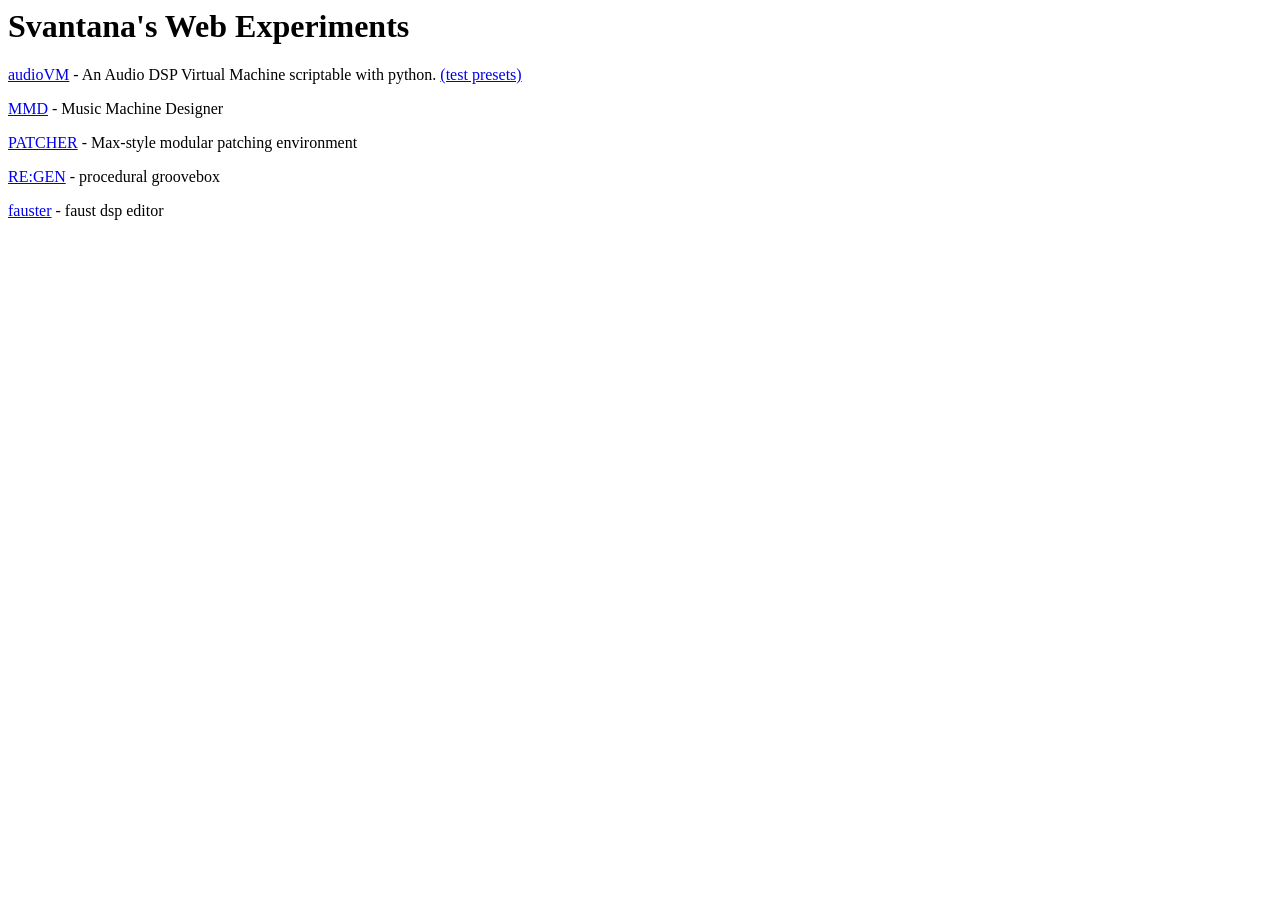
<file: index.html>
<html>
<head>
<title>Svantana's Web</title>
</head>
<body>
<h1>Svantana's Web Experiments</h1>
<p>
    <a href="audioVM/web/">audioVM</a> - An Audio DSP Virtual Machine scriptable with python. <a href="audioVM/web/test-presets.html">(test presets)</a>
</p>
<p>
    <a href="mmd/">MMD</a> - Music Machine Designer
</p>
<p>
    <a href="patcher/visual/editor.html">PATCHER</a> - Max-style modular patching environment
</p>
<p>
    <a href="regen/">RE:GEN</a> - procedural groovebox
</p>
<p>
    <a href="fauster/">fauster</a> - faust dsp editor
</p>
</body>
</html>
</file>
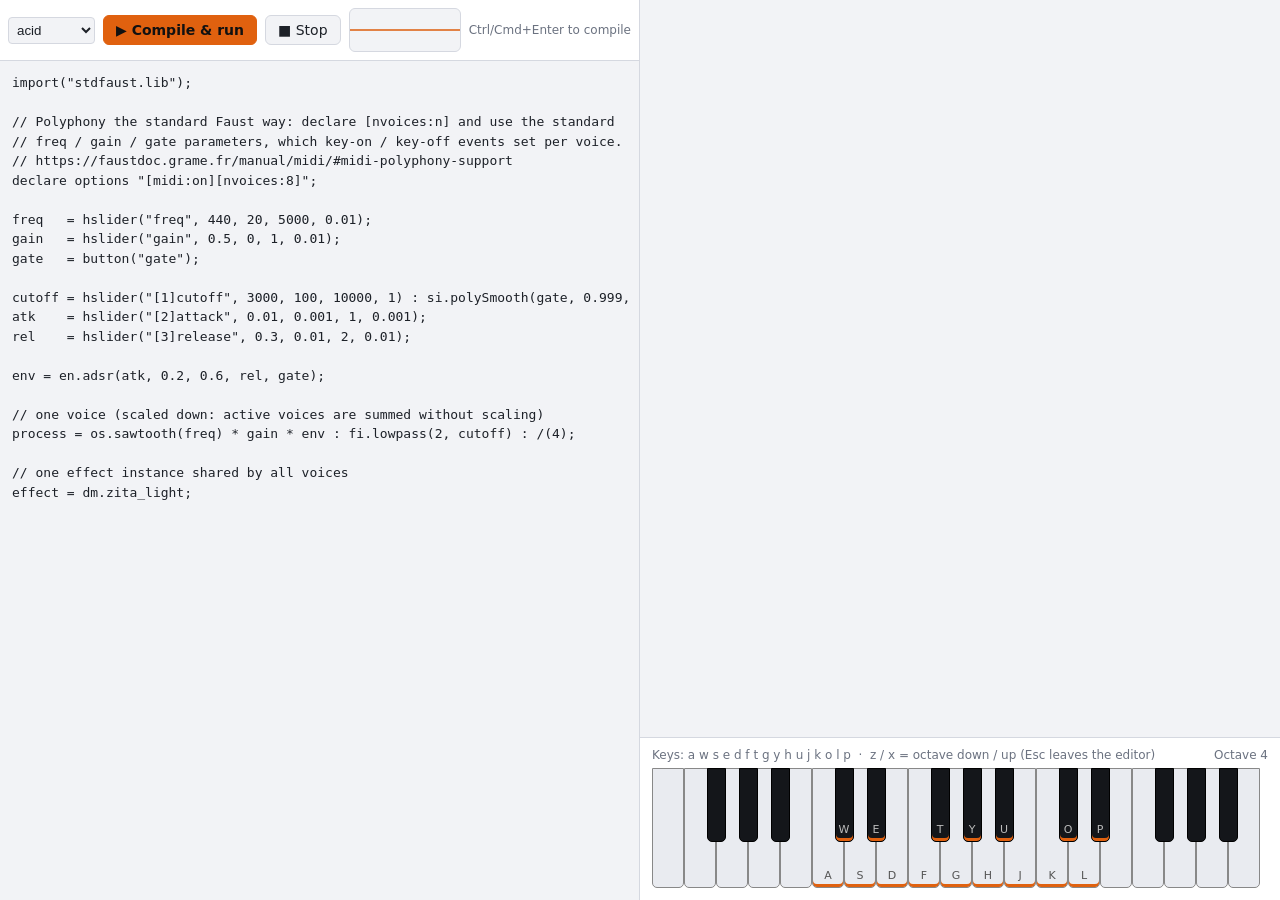
<file: fauster/index.html>
<!DOCTYPE html>
<html lang="en">
<head>
<meta charset="utf-8">
<meta name="viewport" content="width=device-width, initial-scale=1">
<title>Faust Editor</title>
<style>
:root{--bg:#14161a;--panel:#1c1f26;--line:#2c313c;--fg:#d8dce4;--dim:#8a91a0;--acc:#ff8a3d;--key:#e9ebf0;--keyd:#14161a}
@media (prefers-color-scheme: light){:root{--bg:#f2f3f6;--panel:#fff;--line:#d5d8e0;--fg:#1d2128;--dim:#6b7280;--acc:#e0610f}}
*{box-sizing:border-box}
html,body{height:100%;margin:0;background:var(--bg);color:var(--fg);font:14px system-ui,sans-serif}
#app{display:grid;grid-template-columns:1fr 1fr;height:100%}
#left{display:flex;flex-direction:column;border-right:1px solid var(--line);min-width:0}
#bar{display:flex;gap:8px;align-items:center;padding:8px;border-bottom:1px solid var(--line);background:var(--panel)}
button{font:inherit;background:var(--bg);color:var(--fg);border:1px solid var(--line);border-radius:6px;padding:6px 12px;cursor:pointer}
button.run{background:var(--acc);color:#111;border-color:var(--acc);font-weight:600}
#scope{flex:1;min-width:60px;height:44px;border:1px solid var(--line);border-radius:6px;background:var(--bg)}
#status{color:var(--dim);font-size:12px;white-space:nowrap}
#status.err{color:#ff5c5c}
#code{flex:1;width:100%;resize:none;border:0;outline:0;padding:12px;background:var(--bg);color:var(--fg);
 font:13px/1.5 ui-monospace,Menlo,Consolas,monospace;tab-size:2;white-space:pre}
#err{max-height:25%;overflow:auto;margin:0;padding:8px 12px;color:#ff5c5c;font:12px ui-monospace,monospace;border-top:1px solid var(--line);display:none;white-space:pre-wrap}
#right{display:flex;flex-direction:column;min-width:0}
#gui{flex:1;overflow:auto;padding:14px}
#kbwrap{overflow:hidden;border-top:1px solid var(--line);background:var(--panel);padding:10px 12px 12px}
#kbinfo{color:var(--dim);font-size:12px;margin-bottom:6px;display:flex;justify-content:space-between}
#kb{position:relative;height:120px;user-select:none;touch-action:none}
.k{position:absolute;top:0;height:100%;border:1px solid #888;border-radius:0 0 5px 5px;background:var(--key);display:flex;align-items:flex-end;justify-content:center;
 padding-bottom:5px;font-size:11px;color:#555;cursor:pointer}
.k.b{height:62%;background:var(--keyd);color:#bbb;z-index:2;border-color:#000}
.k.m{box-shadow:inset 0 -3px 0 var(--acc)}
.k.on{background:var(--acc)!important;color:#000}
/* GUI */
.grp{border:1px solid var(--line);border-radius:8px;padding:8px 10px 10px;margin:6px;background:var(--panel);display:inline-block;vertical-align:top}
.grp>.t{font-size:11px;color:var(--dim);text-transform:uppercase;letter-spacing:.05em;margin-bottom:6px}
.row{display:flex;flex-wrap:wrap;align-items:flex-start}
.col{display:flex;flex-direction:column;align-items:stretch}
.w{display:flex;flex-direction:column;align-items:center;margin:4px 8px;min-width:90px;font-size:12px}
.w input[type=range]{width:110px;accent-color:var(--acc)}
.w.v input[type=range]{writing-mode:vertical-lr;direction:rtl;width:24px;height:110px}
.w .val{color:var(--dim);font-variant-numeric:tabular-nums}
.meter{width:110px;height:8px;background:var(--bg);border:1px solid var(--line);border-radius:4px;overflow:hidden}
.meter i{display:block;height:100%;width:0;background:var(--acc)}
.w.v .meter{width:10px;height:110px;display:flex;align-items:flex-end}.w.v .meter i{width:100%;height:0}
select{background:var(--bg);color:var(--fg);border:1px solid var(--line);border-radius:4px;padding:4px}
</style>
</head>
<body>
<div id="app">
  <div id="left">
    <div id="bar">
      <select id="preset"></select>
      <button class="run" id="run">▶ Compile &amp; run</button>
      <button id="stop">■ Stop</button>
      <canvas id="scope"></canvas>
      <span id="status">Ctrl/Cmd+Enter to compile</span>
    </div>
    <textarea id="code" spellcheck="false"></textarea>
    <pre id="err"></pre>
  </div>
  <div id="right">
    <div id="gui"></div>
    <div id="kbwrap">
      <div id="kbinfo"><span>Keys: a w s e d f t g y h u j k o l p &nbsp;·&nbsp; z / x = octave down / up (Esc leaves the editor)</span><span id="oct"></span></div>
      <div id="kb"></div>
    </div>
  </div>
</div>

<script type="module" src="./main.js"></script>
</body>
</html>
</file>
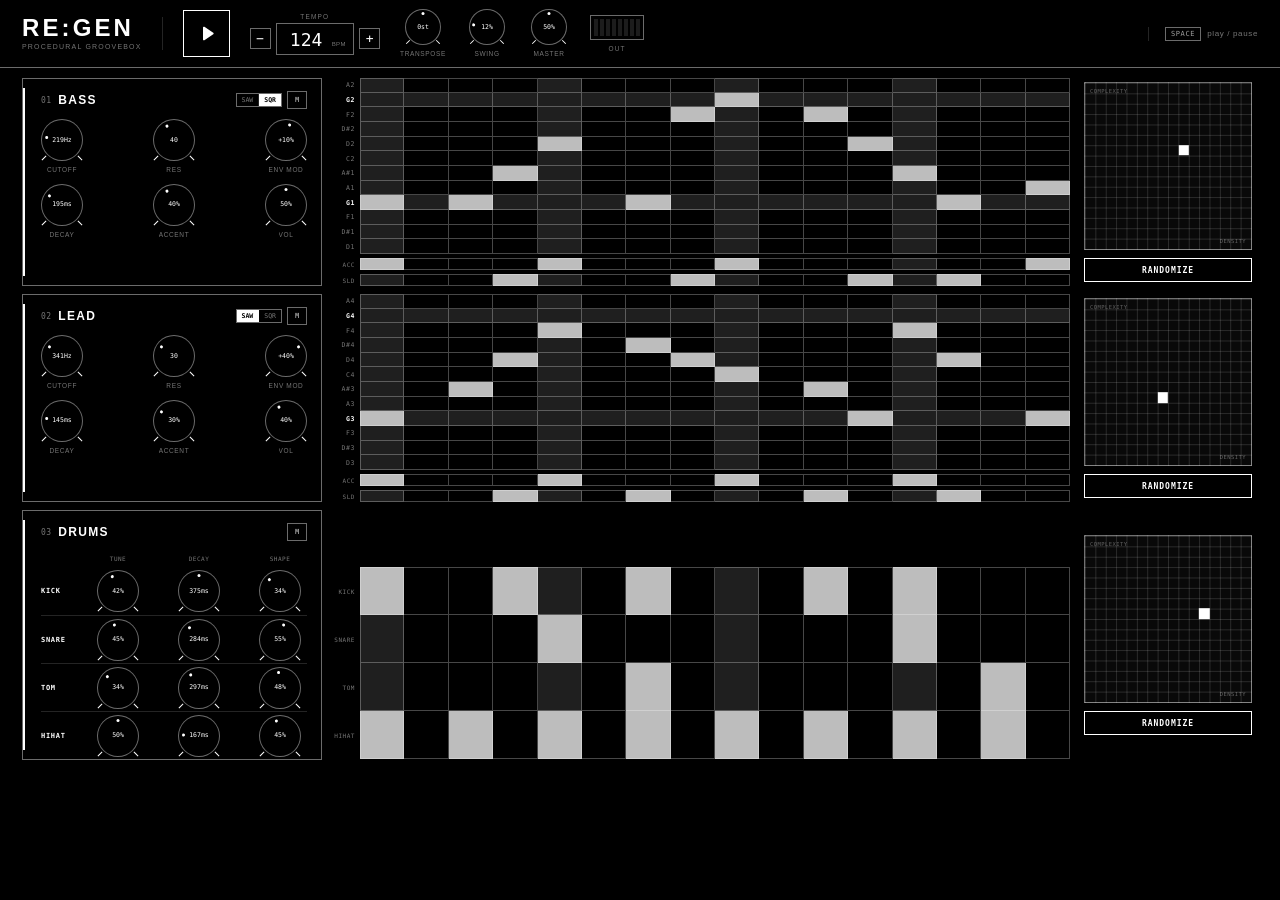
<file: regen/index.html>
<!DOCTYPE html>
<html lang="en">
<head>
<meta charset="UTF-8">
<meta name="viewport" content="width=device-width, initial-scale=1">
<title>REGEN — 303 / 808 Sequencer</title>
<link rel="icon" href="data:image/svg+xml,%3Csvg xmlns='http://www.w3.org/2000/svg' viewBox='0 0 32 32'%3E%3Crect width='32' height='32' fill='%23000000' stroke='%23ffffff' stroke-width='2'/%3E%3Ctext x='16' y='23' font-family='Arial,sans-serif' font-size='17' font-weight='700' text-anchor='middle' fill='%23ffffff'%3ERG%3C/text%3E%3C/svg%3E">
<link rel="stylesheet" href="style.css">
</head>
<body>
  <header class="topbar">
    <div class="brand">
      <div class="brand-copy">
        <div class="brand-name">RE:GEN</div>
        <div class="brand-sub">PROCEDURAL GROOVEBOX</div>
      </div>
    </div>

    <div class="transport">
      <button id="playBtn" class="play-btn" type="button" aria-label="Play">
        <svg class="icon-play" viewBox="0 0 24 24" aria-hidden="true"><path d="M8 5.2v13.6c0 .8.9 1.3 1.6.9l10.1-6.8c.6-.4.6-1.4 0-1.8L9.6 4.3C8.9 3.9 8 4.4 8 5.2z"/></svg>
        <svg class="icon-pause" viewBox="0 0 24 24" aria-hidden="true"><rect x="6.5" y="4.5" width="4" height="15"/><rect x="13.5" y="4.5" width="4" height="15"/></svg>
      </button>
    </div>

    <div class="control-group tempo-group">
      <span class="control-label">TEMPO</span>
      <div class="tempo-control">
        <button id="bpmDown" class="mini-btn" type="button" aria-label="Decrease tempo">−</button>
        <div class="led-box">
          <input id="bpmInput" type="number" min="60" max="200" step="1" value="124" aria-label="Tempo in beats per minute">
          <span class="led-unit">BPM</span>
        </div>
        <button id="bpmUp" class="mini-btn" type="button" aria-label="Increase tempo">+</button>
      </div>
    </div>

    <div class="control-group" id="transposeKnob"></div>
    <div class="control-group" id="swingKnob"></div>
    <div class="control-group" id="masterKnob"></div>

    <div class="control-group meter-group" aria-hidden="true">
      <div class="meter" id="meter">
        <i></i><i></i><i></i><i></i><i></i><i></i><i></i><i></i>
      </div>
      <span class="control-label">OUT</span>
    </div>

    <div class="top-hint">
      <kbd>SPACE</kbd>
      <span>play / pause</span>
    </div>
  </header>

  <div class="app">
    <main id="tracks" class="tracks"></main>
  </div>

<script src="app.js"></script>
</body>
</html>
</file>
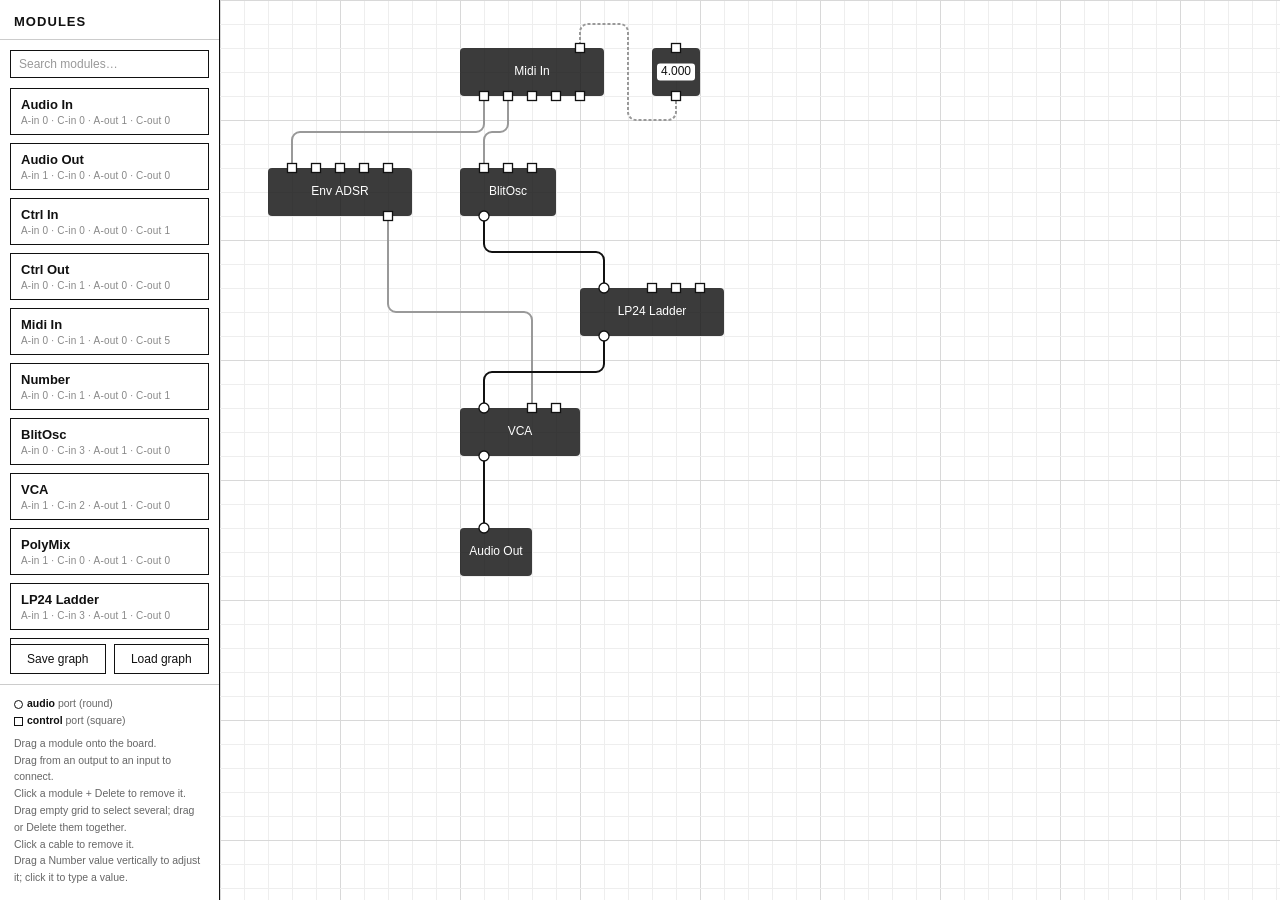
<file: patcher/editor.html>
<!DOCTYPE html>
<html lang="en">
<head>
<meta charset="UTF-8">
<title>Patch Editor</title>
<style>
  * { box-sizing: border-box; }
  html, body {
    margin: 0; padding: 0; height: 100%;
    font-family: -apple-system, "Helvetica Neue", Arial, sans-serif;
    background: #fff; color: #111;
    overflow: hidden;
  }
  #app { display: flex; height: 100vh; width: 100vw; }

  /* ---------- Sidebar ---------- */
  #sidebar {
    width: 220px; flex-shrink: 0;
    border-right: 1px solid #111;
    display: flex; flex-direction: column;
    background: #fff;
  }
  #sidebar h1 {
    font-size: 13px; letter-spacing: 0.08em; text-transform: uppercase;
    margin: 0; padding: 14px 14px 10px 14px;
    border-bottom: 1px solid #ccc;
  }
  #moduleSearchWrap {
    padding: 10px 10px 0 10px;
  }
  #moduleSearch {
    width: 100%;
    border: 1px solid #111;
    background: #fff; color: #111;
    padding: 6px 8px;
    font-size: 12px; font-family: inherit;
    outline: none;
  }
  #moduleSearch:focus { box-shadow: 2px 2px 0 rgba(0,0,0,0.2); }
  #moduleSearch::placeholder { color: #999; }
  #moduleList {
    flex: 1; overflow-y: auto; padding: 10px;
  }
  .module-item {
    border: 1px solid #111;
    background: #fff;
    padding: 8px 10px;
    margin-bottom: 8px;
    cursor: grab;
    user-select: none;
  }
  .module-item:active { cursor: grabbing; }
  .module-item .m-name {
    font-size: 13px; font-weight: 600; color: #111;
  }
  .module-item .m-ports {
    font-size: 10px; color: #888; margin-top: 3px; letter-spacing: 0.02em;
  }
  #graphActions {
    display: flex; gap: 8px;
    padding: 0 10px 10px 10px;
  }
  .action-btn {
    flex: 1;
    border: 1px solid #111;
    background: #fff; color: #111;
    font-size: 12px; font-family: inherit;
    padding: 7px 0;
    cursor: pointer;
  }
  .action-btn:hover { background: #111; color: #fff; }
  #legend {
    border-top: 1px solid #ccc;
    padding: 10px 14px 14px 14px;
    font-size: 10.5px; color: #666; line-height: 1.6;
  }
  #legend b { color: #111; }
  #legend .dot { display:inline-block; width:9px; height:9px; border:1.3px solid #111; border-radius:50%; background:#fff; vertical-align:middle; margin-right:4px;}
  #legend .sq  { display:inline-block; width:9px; height:9px; border:1.3px solid #111; background:#fff; vertical-align:middle; margin-right:4px;}

  /* ---------- Canvas area ---------- */
  #canvasWrap {
    flex: 1; position: relative; background: #fff;
  }
  canvas { display: block; width: 100%; height: 100%; }

  /* ---------- Number inline editor overlay ---------- */
  #numberEditor {
    position: absolute; z-index: 10;
    background: #fff;
    border: 1px solid #111;
    box-shadow: 2px 2px 0 rgba(0,0,0,0.2);
    padding: 2px;
  }
  #numberEditor input {
    display: block; width: 100%;
    border: none; outline: none; background: transparent;
    font: 12px -apple-system, Arial, sans-serif;
    text-align: center; color: #111;
    padding: 4px 4px;
  }
  #numberError {
    display: none;
    font-size: 10px; color: #c00;
    text-align: center; white-space: nowrap;
    padding: 0 4px 3px 4px;
  }
  #numberError.show { display: block; }
</style>
</head>
<body>
<div id="app">
  <div id="sidebar">
    <h1>Modules</h1>
    <div id="moduleSearchWrap">
      <input id="moduleSearch" type="text" placeholder="Search modules…" autocomplete="off" spellcheck="false">
    </div>
    <div id="moduleList"></div>
    <div id="graphActions">
      <button id="saveBtn" class="action-btn">Save graph</button>
      <button id="loadBtn" class="action-btn">Load graph</button>
      <input type="file" id="loadInput" accept="application/json" style="display:none">
    </div>
    <div id="legend">
      <div><span class="dot"></span><b>audio</b> port (round)</div>
      <div><span class="sq"></span><b>control</b> port (square)</div>
      <div style="margin-top:6px;">Drag a module onto the board.<br>
      Drag from an output to an input to connect.<br>
      Click a module + Delete to remove it.<br>
      Drag empty grid to select several; drag or Delete them together.<br>
      Click a cable to remove it.<br>
      Drag a Number value vertically to adjust it; click it to type a value.</div>
    </div>
  </div>
  <div id="canvasWrap">
    <canvas id="pcb"></canvas>
    <div id="numberEditor" hidden>
      <input id="numberInput" type="text" inputmode="decimal" autocomplete="off" spellcheck="false">
      <div id="numberError"></div>
    </div>
  </div>
</div>

<script src="editor.js"></script>
</body>
</html>
</file>
<file: regen/style.css>
:root {
  --white: #ffffff;
  --black: #000000;
  --cell-fill: #bdbdbd;
  --cell-shade: #1f1f1f;
  --line: rgba(255, 255, 255, .42);
  --line-mid: rgba(255, 255, 255, .28);
  --line-soft: rgba(255, 255, 255, .14);
  --dim: rgba(255, 255, 255, .46);
  --muted: rgba(255, 255, 255, .62);
  --mono: "SFMono-Regular", "SF Mono", Menlo, Consolas, monospace;
}

* {
  box-sizing: border-box;
  border-radius: 0;
}

html,
body {
  margin: 0;
  min-height: 100%;
  background: var(--black);
}

body {
  color: var(--white);
  font-family: "Arial Narrow", "Helvetica Neue", Arial, sans-serif;
  caret-color: var(--white);
  -webkit-font-smoothing: antialiased;
}

::selection {
  background: var(--white);
  color: var(--black);
}

button,
input {
  font: inherit;
  color: inherit;
}

button {
  background: var(--black);
  border: 1px solid var(--line);
  padding: 0;
  cursor: pointer;
  -webkit-tap-highlight-color: transparent;
}

button:hover {
  border-color: var(--white);
}

button:focus-visible {
  outline: 1px solid var(--white);
  outline-offset: 2px;
}

.app {
  width: 100%;
  max-width: 1580px;
  margin: 0 auto;
  padding: 0 22px 34px;
}

/* ---------------------------------------------------------------- topbar */

.topbar {
  position: sticky;
  top: 0;
  z-index: 40;
  display: flex;
  align-items: center;
  gap: 20px;
  width: 100%;
  min-height: 68px;
  padding: 9px 22px;
  border: 0;
  border-bottom: 1px solid var(--line);
  background: var(--black);
}

.brand {
  display: flex;
  align-items: center;
  gap: 10px;
  padding-right: 20px;
  border-right: 1px solid var(--line-soft);
  flex-shrink: 0;
}

.brand-mark {
  width: 38px;
  height: 38px;
  display: grid;
  place-items: center;
  border: 1px solid var(--white);
  background: var(--black);
  color: var(--white);
  font-family: var(--mono);
  font-size: 13px;
  font-weight: 800;
  letter-spacing: -.06em;
}

.brand-name {
  font-size: 24px;
  font-weight: 800;
  line-height: .95;
  letter-spacing: .13em;
}

.brand-sub {
  margin-top: 4px;
  color: var(--dim);
  font-size: 7px;
  letter-spacing: .17em;
  white-space: nowrap;
}

.transport {
  display: flex;
  align-items: center;
  gap: 11px;
  flex-shrink: 0;
}

.play-btn {
  width: 47px;
  height: 47px;
  display: grid;
  place-items: center;
  border: 1px solid var(--white);
  background: var(--black);
  color: var(--white);
}

.play-btn:hover {
  background: var(--white);
  color: var(--black);
}

.play-btn.is-playing {
  background: var(--white);
  color: var(--black);
}

.play-btn.is-playing:hover {
  background: var(--black);
  color: var(--white);
}

.play-btn svg {
  width: 21px;
  height: 21px;
  fill: currentColor;
  grid-area: 1 / 1;
}

.play-btn .icon-pause { display: none; }
.play-btn.is-playing .icon-play { display: none; }
.play-btn.is-playing .icon-pause { display: block; }

.led-box {
  border: 1px solid var(--line);
  background: var(--black);
}

.control-group {
  display: flex;
  flex-direction: column;
  align-items: center;
  gap: 3px;
  flex-shrink: 0;
}

.control-label {
  color: var(--dim);
  font-size: 6.5px;
  letter-spacing: .18em;
  white-space: nowrap;
}

.tempo-control {
  display: flex;
  align-items: center;
  gap: 5px;
}

.led-box {
  display: flex;
  align-items: baseline;
  gap: 3px;
  padding: 5px 7px 4px;
}

#bpmInput {
  width: 45px;
  padding: 0;
  border: 0;
  outline: 0;
  background: transparent;
  color: var(--white);
  font-family: var(--mono);
  font-size: 18px;
  line-height: 1;
  text-align: center;
  appearance: textfield;
  -moz-appearance: textfield;
}

#bpmInput::-webkit-inner-spin-button,
#bpmInput::-webkit-outer-spin-button { appearance: none; margin: 0; }

.led-unit {
  color: var(--dim);
  font-size: 6px;
  letter-spacing: .08em;
}

.mini-btn {
  width: 21px;
  height: 21px;
  display: grid;
  place-items: center;
  border: 1px solid var(--line);
  background: var(--black);
  color: var(--white);
  font-family: var(--mono);
  font-size: 13px;
  line-height: 1;
}

.mini-btn:hover {
  background: var(--white);
  color: var(--black);
}

.meter-group { gap: 5px; }

.meter {
  display: flex;
  align-items: flex-end;
  gap: 2px;
  height: 25px;
  padding: 3px;
  border: 1px solid var(--line);
  background: var(--black);
}

.meter i {
  width: 4px;
  height: 100%;
  background: #1c1c1c;
}

.meter i.on { background: var(--white); }

.top-hint {
  display: flex;
  align-items: center;
  gap: 6px;
  margin-left: auto;
  padding-left: 16px;
  border-left: 1px solid var(--line-soft);
  color: var(--dim);
  font-size: 8px;
  letter-spacing: .08em;
  white-space: nowrap;
}

kbd {
  padding: 2px 5px;
  border: 1px solid var(--line);
  background: var(--black);
  color: var(--muted);
  font-family: var(--mono);
  font-size: 7px;
}

/* ----------------------------------------------------------------- knobs */

.knob-control {
  display: flex;
  flex-direction: column;
  align-items: center;
  gap: 6px;
  min-width: 42px;
}

.knob {
  position: relative;
  width: 42px;
  height: 42px;
  border: 1px solid var(--line);
  border-radius: 50%;
  background: var(--black);
  cursor: ns-resize;
  touch-action: none;
  user-select: none;
  outline: none;
}

.knob:hover { border-color: var(--white); }

.knob::before,
.knob::after {
  position: absolute;
  width: 1px;
  height: 6px;
  content: "";
  background: var(--white);
  pointer-events: none;
}

.knob::before {
  left: calc(50% - 18px);
  top: calc(50% + 18px);
  transform: translate(-50%, -50%) rotate(45deg);
}

.knob::after {
  left: calc(50% + 18px);
  top: calc(50% + 18px);
  transform: translate(-50%, -50%) rotate(-45deg);
}

.knob:focus-visible,
.knob.is-dragging {
  outline: 1px solid var(--white);
  outline-offset: 2px;
}

.knob-cap {
  position: absolute;
  inset: 0;
  pointer-events: none;
}

.knob-cap::after {
  content: "";
  position: absolute;
  left: 50%;
  top: 3px;
  width: 3px;
  height: 3px;
  border-radius: 50%;
  background: var(--white);
  transform: translateX(-50%);
}

.knob-sm { width: 36px; height: 36px; }
.knob-sm::before,
.knob-sm::after { top: calc(50% + 15px); height: 5px; }
.knob-sm::before { left: calc(50% - 15px); }
.knob-sm::after { left: calc(50% + 15px); }
.knob-sm .knob-cap::after { top: 2px; width: 3px; height: 3px; }

.knob-label {
  max-width: 56px;
  overflow: hidden;
  color: var(--dim);
  font-size: 6.5px;
  line-height: 1;
  letter-spacing: .1em;
  text-align: center;
  white-space: nowrap;
}

.knob-value {
  position: absolute;
  inset: 0;
  display: grid;
  place-items: center;
  color: var(--white);
  font-family: var(--mono);
  font-size: 6.5px;
  line-height: 1;
  white-space: nowrap;
  pointer-events: none;
}

/* ---------------------------------------------------------------- tracks */

.tracks {
  display: flex;
  flex-direction: column;
  gap: 8px;
  margin-top: 10px;
}

.randomizer-panel {
  display: flex;
  flex-direction: column;
  justify-content: center;
  gap: 8px;
  padding: 4px 6px;
  background: var(--black);
}

.xy-control {
  position: relative;
  width: 100%;
  aspect-ratio: 1;
  border: 1px solid var(--line);
  background-color: #090909;
  background-image: linear-gradient(var(--line-soft) 1px, transparent 1px), linear-gradient(90deg, var(--line-soft) 1px, transparent 1px);
  background-size: calc(100% / 16) calc(100% / 16);
  cursor: crosshair;
  outline: none;
  touch-action: none;
}

.xy-control:hover,
.xy-control:focus-visible,
.xy-control.is-dragging { border-color: var(--white); }
.xy-control:focus-visible { outline: 1px solid var(--white); outline-offset: 2px; }

.xy-axis {
  position: absolute;
  z-index: 1;
  color: rgba(255, 255, 255, .36);
  font-family: var(--mono);
  font-size: 5.5px;
  letter-spacing: .08em;
  pointer-events: none;
}

.xy-axis-y { top: 5px; left: 5px; }
.xy-axis-x { right: 5px; bottom: 5px; }

.xy-crosshair {
  position: absolute;
  z-index: 2;
  width: calc(100% / 16);
  aspect-ratio: 1;
  background: var(--white);
  transform: translate(-50%, 50%);
  pointer-events: none;
}

.xy-crosshair::before,
.xy-crosshair::after {
  display: none;
}

.randomize-btn {
  min-height: 24px;
  border-color: var(--white);
  color: var(--white);
  font-family: var(--mono);
  font-size: 8px;
  font-weight: 700;
  letter-spacing: .12em;
}

.randomize-btn:hover,
.randomize-btn.is-flashing { background: var(--white); color: var(--black); }

.track {
  display: grid;
  grid-template-columns: minmax(280px, 300px) minmax(0, 1fr) 180px;
  gap: 8px;
}

.track-panel {
  position: relative;
  display: flex;
  flex-direction: column;
  gap: 9px;
  min-width: 0;
  padding: 12px 14px 13px 18px;
  border: 1px solid var(--line);
  background: var(--black);
}

.track-panel::after {
  content: "";
  position: absolute;
  left: 0;
  top: 9px;
  bottom: 9px;
  width: 2px;
  background: var(--white);
}

.track-head {
  display: flex;
  align-items: center;
  gap: 7px;
  min-width: 0;
  height: 18px;
}

.track-index {
  color: var(--dim);
  font-family: var(--mono);
  font-size: 8px;
  letter-spacing: .04em;
}

.track-head h2 {
  margin: 0;
  overflow: hidden;
  color: var(--white);
  font-size: 12px;
  font-weight: 700;
  letter-spacing: .11em;
  white-space: nowrap;
}

.track-tools {
  display: flex;
  align-items: center;
  gap: 5px;
  margin-left: auto;
  flex-shrink: 0;
}

.wave-switch {
  display: flex;
  border: 1px solid var(--line);
  background: var(--black);
}

.wave-switch button {
  border: 0;
  border-right: 1px solid var(--line-soft);
  padding: 3px 5px;
  background: var(--black);
  color: var(--dim);
  font-family: var(--mono);
  font-size: 6.5px;
  line-height: 1;
}

.wave-switch button:last-child { border-right: 0; }

.wave-switch button:hover { color: var(--white); }

.wave-switch button.active {
  background: var(--white);
  color: var(--black);
  font-weight: 700;
}

.mute-btn {
  width: 20px;
  height: 18px;
  border: 1px solid var(--line);
  background: var(--black);
  color: var(--muted);
  font-family: var(--mono);
  font-size: 7px;
  font-weight: 700;
}

.mute-btn:hover { color: var(--white); }

.mute-btn.active {
  background: var(--white);
  color: var(--black);
}

.knob-row {
  display: flex;
  align-items: flex-start;
  justify-content: space-between;
  gap: 3px;
  padding-top: 1px;
}

.drum-controls {
  display: flex;
  flex-direction: column;
  gap: 0;
}

.drum-control-header {
  display: flex;
  align-items: center;
  gap: 10px;
  height: 17px;
}

.drum-control-header > span { flex: 0 0 46px; }

.drum-control-header > div {
  display: flex;
  flex: 1;
  max-width: 204px;
  justify-content: space-between;
}

.drum-control-header b {
  width: 42px;
  color: var(--dim);
  font-family: var(--mono);
  font-size: 6px;
  font-weight: 500;
  letter-spacing: .08em;
  text-align: center;
}

.drum-control-row {
  display: flex;
  align-items: center;
  gap: 10px;
  height: 48px;
  padding: 0;
  border-top: 1px solid var(--line-soft);
}

.drum-control-header + .drum-control-row {
  padding-top: 0;
  border-top: 0;
}

.drum-control-row:last-child { padding-bottom: 0; }

.drum-control-name {
  flex: 0 0 46px;
  color: var(--white);
  font-family: var(--mono);
  font-size: 7px;
  font-weight: 700;
  letter-spacing: .1em;
}

.drum-control-row .knob-row {
  flex: 1;
  max-width: 204px;
  justify-content: space-between;
  gap: 6px;
  padding-top: 0;
}

/* -------------------------------------------------------------- sequencer */

.track-seq {
  display: flex;
  align-items: stretch;
  min-width: 0;
  background: var(--black);
}

.seq-scroll {
  display: flex;
  width: 100%;
  height: 100%;
  overflow-x: auto;
  overflow-y: hidden;
  scrollbar-width: thin;
  scrollbar-color: #555 #000;
}

.seq-scroll::-webkit-scrollbar { height: 6px; }
.seq-scroll::-webkit-scrollbar-track { background: #000; }
.seq-scroll::-webkit-scrollbar-thumb { background: #555; }

.seq-grid {
  display: flex;
  flex: 1;
  flex-direction: column;
  gap: 0;
  width: 100%;
  height: 100%;
  min-width: 642px;
}

.seq-grid.piano {
  min-width: 660px;
}

.seq-grid.drums {
  min-width: 660px;
}

.seq-row {
  display: grid;
  grid-template-columns: 30px repeat(16, minmax(0, 1fr));
  gap: 0;
  align-items: stretch;
}

.seq-row.notes { height: 47px; }
.seq-row.flags { flex: 0 0 12px; height: 12px; margin-top: 4px; }
.seq-row.hits { height: 48px; }

.track[data-track="drums"] .track-panel { padding-bottom: 0; }
.track[data-track="drums"] .seq-grid { padding-top: 57px; }
.track[data-track="drums"] .seq-row.hits { flex: 0 0 48px; height: 48px; }

.pitch-row { flex: 1 1 0; min-height: 14px; }

.seq-label {
  display: flex;
  align-items: center;
  justify-content: flex-end;
  padding-right: 5px;
  color: var(--dim);
  font-family: var(--mono);
  font-size: 6px;
  letter-spacing: .09em;
  user-select: none;
}

.pitch-row .seq-label { color: var(--dim); font-size: 6.5px; }
.pitch-row.root .seq-label { color: var(--white); font-weight: 700; }

.step-cell {
  position: relative;
  display: flex;
  align-items: center;
  justify-content: center;
  min-width: 0;
  padding: 0;
  border-top: 0;
  border-right: 1px solid var(--line-mid);
  border-bottom: 1px solid var(--line-mid);
  border-left: 0;
  background: var(--black);
  color: var(--dim);
  cursor: pointer;
  touch-action: none;
  user-select: none;
}

.seq-row > .step-cell:nth-child(2),
.seq-row > .flag-cell:nth-child(2) {
  border-left: 1px solid var(--line-mid);
}

.seq-grid > .seq-row:first-child > .step-cell {
  border-top: 1px solid var(--line-mid);
}

.pitch-row.root .step-cell:not(.on),
.step-cell.beat-mark:not(.on),
.flag-cell.beat-mark:not(.on) {
  background: var(--cell-shade);
}

.step-cell:hover {
  border-color: var(--white);
}

.step-cell:focus-visible {
  outline: 1px solid var(--white);
  outline-offset: 1px;
}

.step-cell.on {
  background: var(--cell-fill);
  color: var(--black);
}

.step-cell.is-current,
.flag-cell.is-current {
  border-right-color: var(--white);
}

.step-cell:has(+ .step-cell.is-current),
.flag-cell:has(+ .flag-cell.is-current) {
  border-right-color: var(--white);
}

.seq-row > .step-cell:nth-child(2).is-current,
.seq-row > .flag-cell:nth-child(2).is-current {
  border-left-color: var(--white);
}

.flag-cell {
  min-width: 0;
  padding: 0;
  border-top: 1px solid var(--line-mid);
  border-right: 1px solid var(--line-mid);
  border-bottom: 1px solid var(--line-mid);
  border-left: 0;
  background: var(--black);
  cursor: pointer;
}

.flag-cell:hover { border-color: var(--white); }

.flag-cell:focus-visible {
  outline: 1px solid var(--white);
  outline-offset: 1px;
}

.flag-cell.on {
  background: var(--cell-fill);
}

.track.muted .track-seq { opacity: .35; }
.track.muted .knob-row { opacity: .45; }
.track.muted .track-panel::after { opacity: .25; }

/* ---------------------------------------------------------------- footer */

.footbar {
  display: flex;
  justify-content: space-between;
  gap: 24px;
  margin-top: 18px;
  padding: 2px 4px;
  color: var(--dim);
  font-size: 9px;
  letter-spacing: .045em;
  line-height: 1.5;
}

.footbar b { color: var(--white); font-weight: 600; }

/* ------------------------------------------------------------- responsive */

@media (max-width: 1180px) {
  .top-hint { display: none; }
  .topbar { gap: 15px; }
  .brand { padding-right: 15px; }
}

@media (max-width: 1080px) {
  .track { grid-template-columns: 1fr; }
  .track-panel { padding-right: 18px; }
  .track[data-track="drums"] .seq-grid { padding-top: 0; }
  .knob-row { justify-content: flex-start; gap: 18px; }
  .footbar { flex-direction: column; gap: 4px; }
}

@media (max-width: 960px) {
  .app { padding: 0 12px 26px; }
  .topbar { flex-wrap: wrap; padding-left: 12px; padding-right: 12px; }
}

@media (max-width: 620px) {
  .brand-sub { display: none; }
  .brand-name { font-size: 20px; }
  .topbar { gap: 12px; }
  .footbar { font-size: 8px; }
  .track-seq { padding: 9px; }
}
</file>
